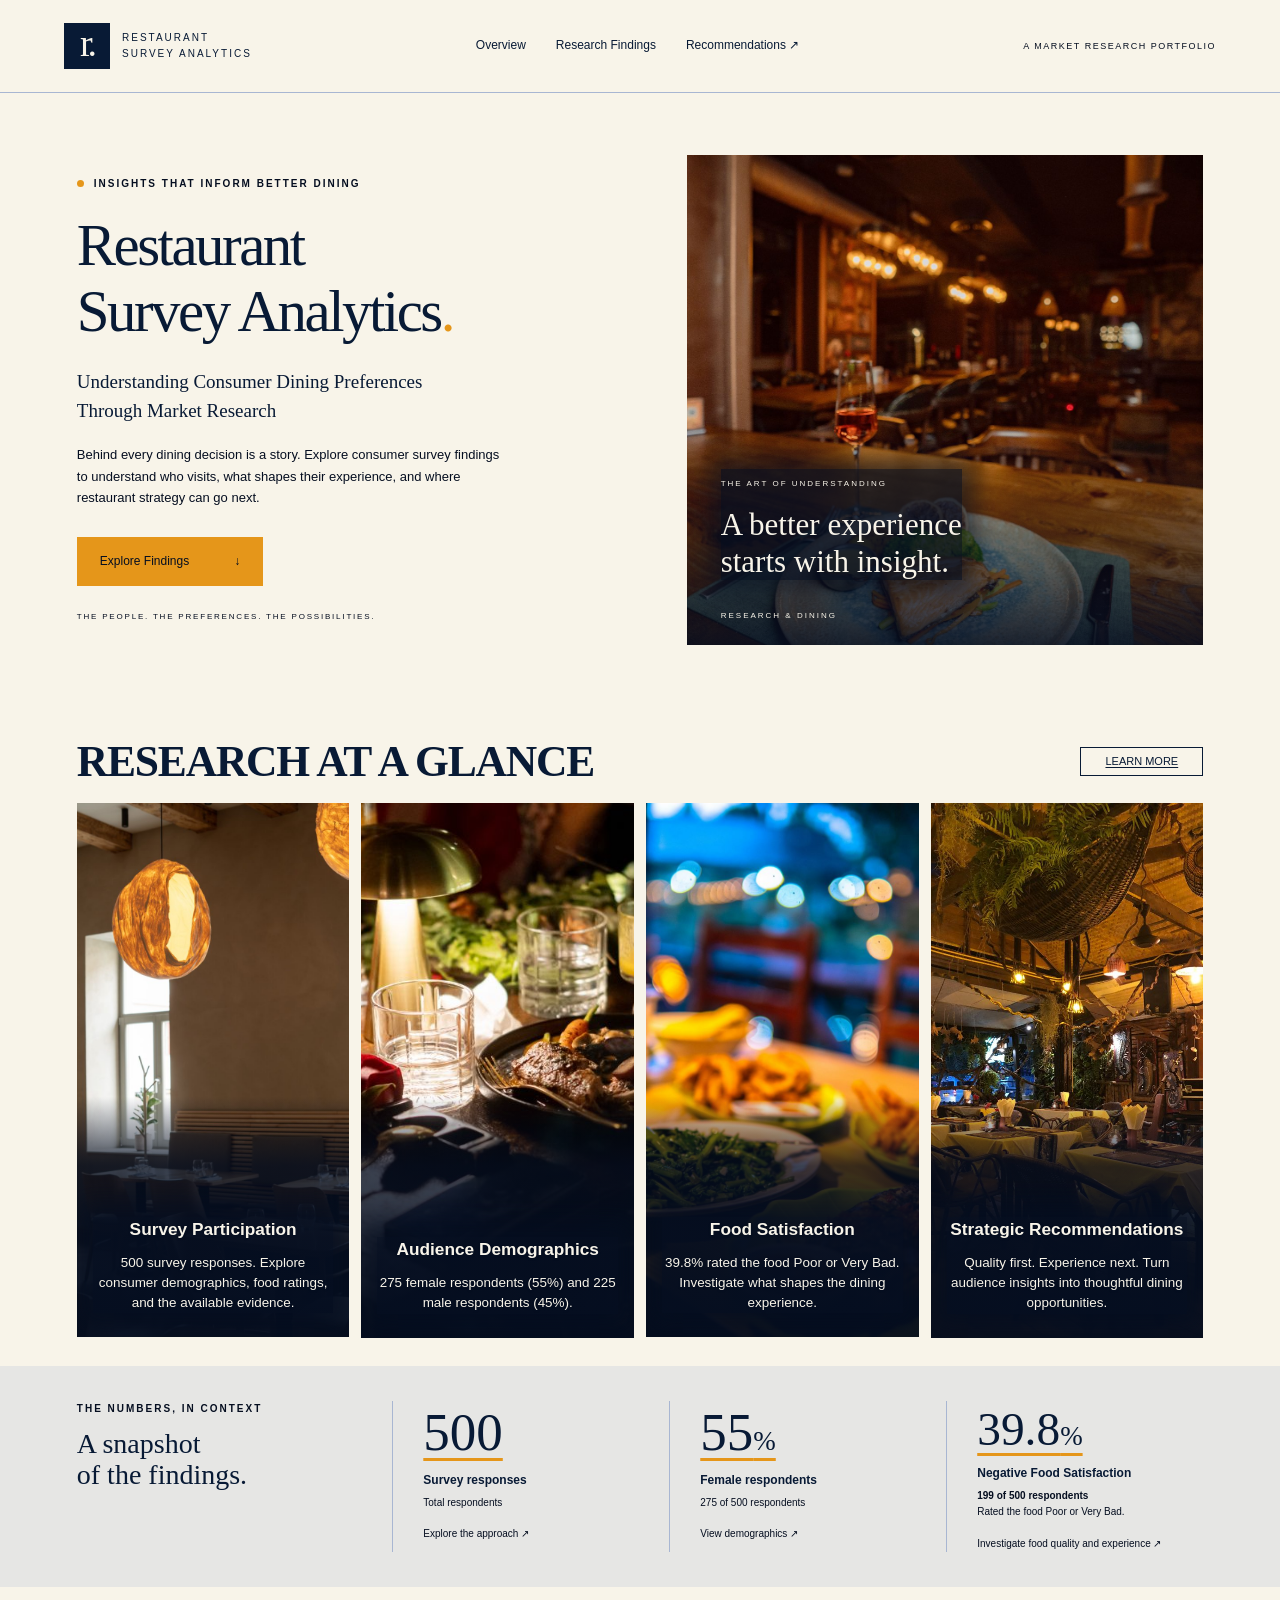
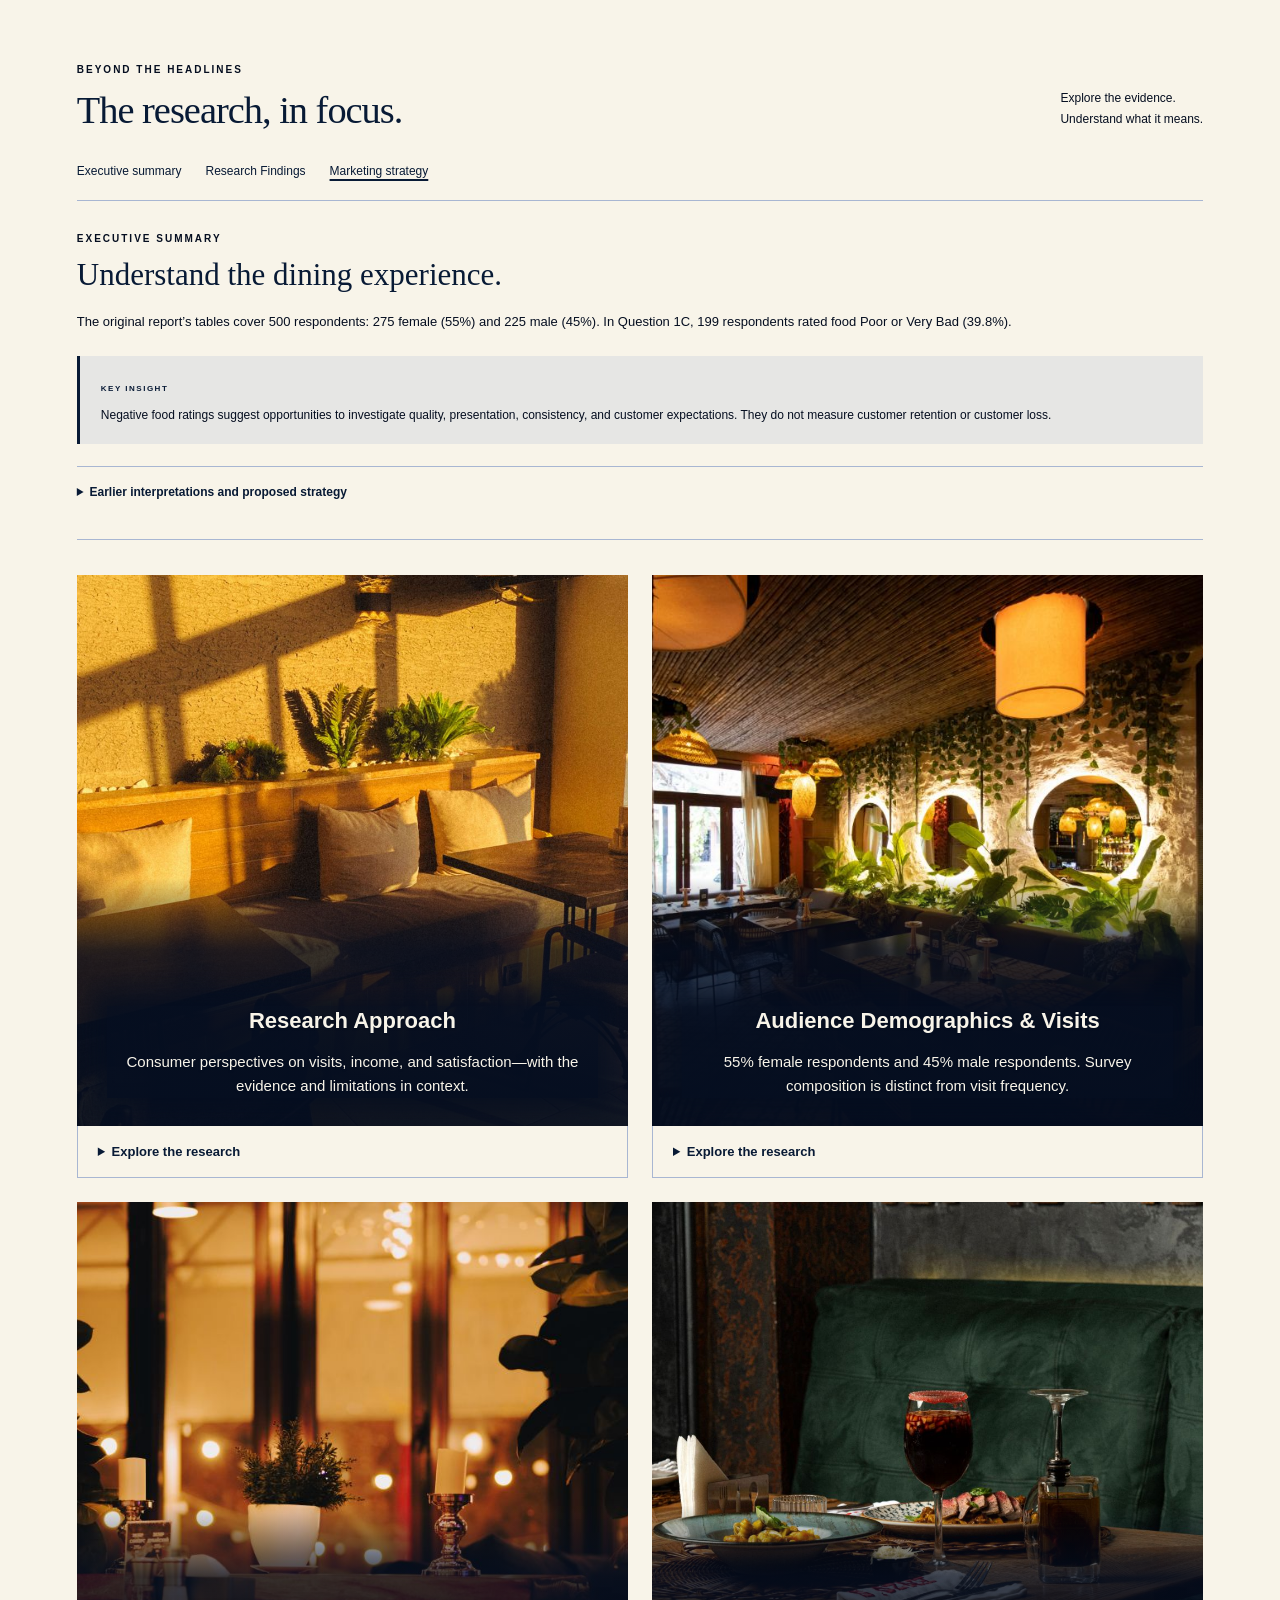
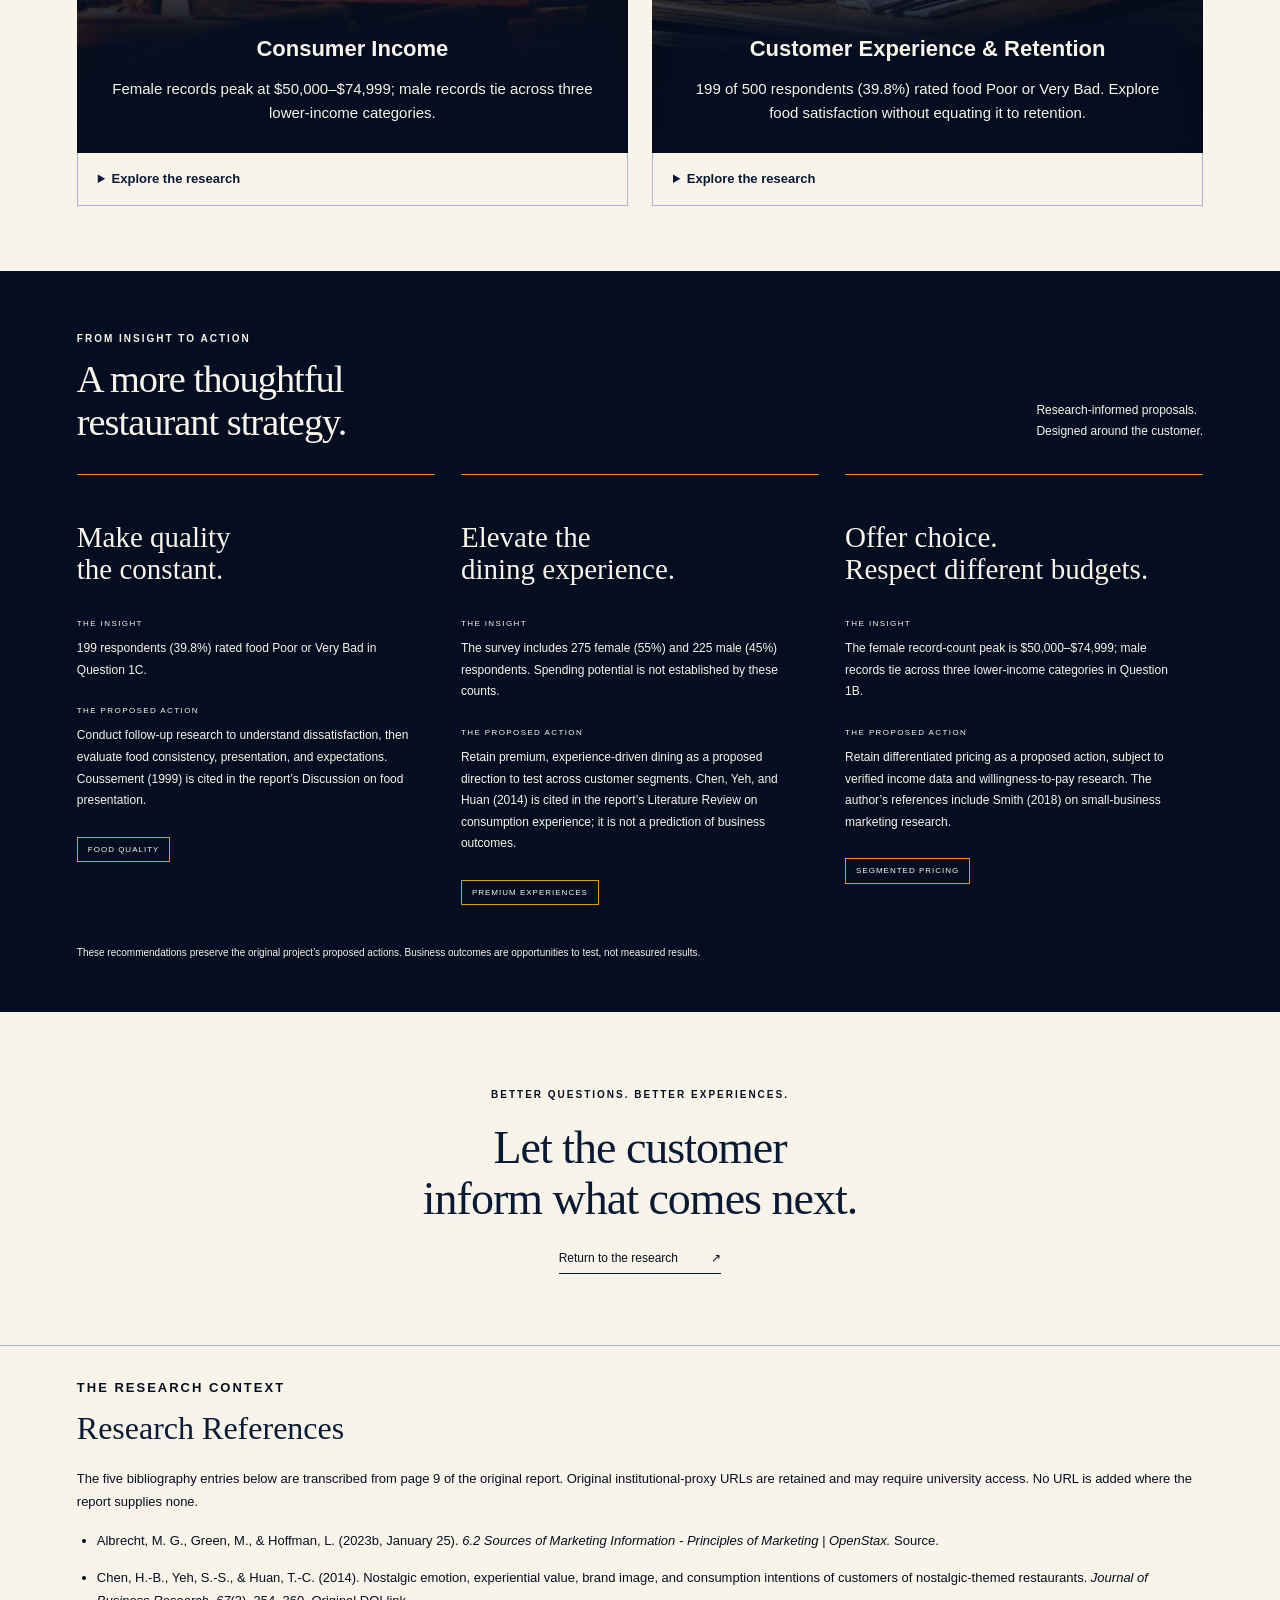
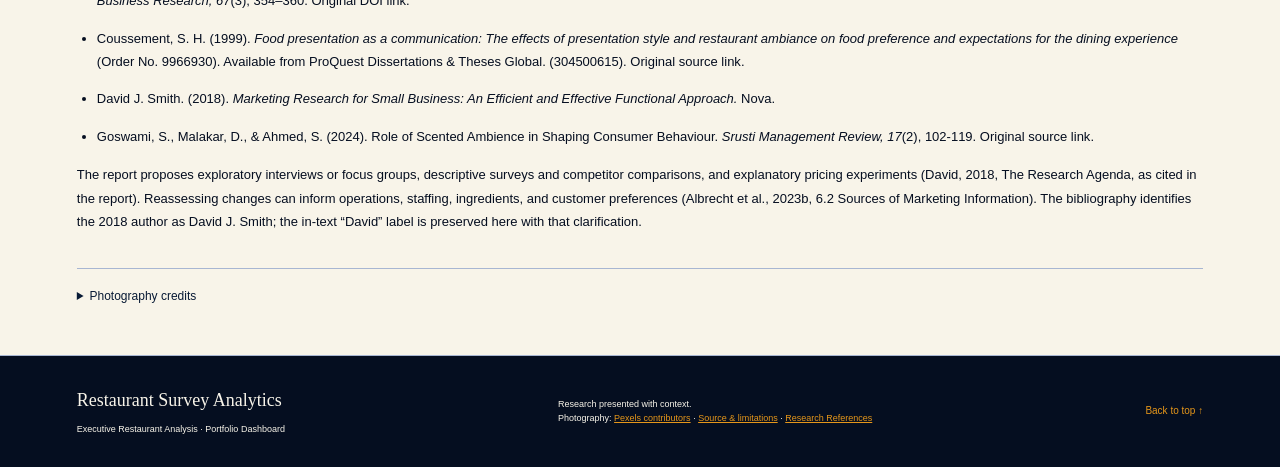
<file: index.html>
<!DOCTYPE html>
<html lang="en">
<head>
<meta charset="UTF-8">
<meta name="viewport" content="width=device-width, initial-scale=1">
<meta name="description" content="An editorial exploration of consumer dining preferences, audience composition, customer satisfaction, and restaurant strategy.">
<title>Restaurant Survey Analytics | Dining, understood.</title>
<link rel="stylesheet" href="styles.css">
<script src="script.js" defer></script>
</head>
<body>
<a class="skip" href="#main">Skip to research</a>
<header class="site-header">
<a class="brand" href="#"><span class="brand-icon" aria-hidden="true">r.</span><span>RESTAURANT<br><b>SURVEY ANALYTICS</b></span></a>
<nav aria-label="Main navigation"><a href="#highlights">Overview</a><a href="#research">Research Findings</a><a href="#rec">Recommendations <span aria-hidden="true">↗</span></a></nav>
<span class="header-note">A MARKET RESEARCH PORTFOLIO</span>
</header>
<main id="main">
<section class="hero" aria-labelledby="hero-title">
<div class="hero-copy"><p class="eyebrow"><span></span> INSIGHTS THAT INFORM BETTER DINING</p><h1 id="hero-title">Restaurant<br>Survey Analytics<span class="period">.</span></h1><p class="hero-subtitle">Understanding Consumer Dining Preferences<br>Through Market Research</p><p class="intro">Behind every dining decision is a story. Explore consumer survey findings to understand who visits, what shapes their experience, and where restaurant strategy can go next.</p><a class="button" href="#highlights">Explore Findings <span aria-hidden="true">↓</span></a><span class="hero-caption">THE PEOPLE. THE PREFERENCES. THE POSSIBILITIES.</span></div>
<div class="hero-photo"><img src="assets/hero.jpg" alt="A plated salmon meal in a warmly lit restaurant" fetchpriority="high"><div class="photo-label"><span>THE ART OF UNDERSTANDING</span><p>A better experience<br>starts with insight.</p></div><span class="photo-index">RESEARCH &amp; DINING</span></div>
</section>
<section class="highlights" id="highlights" aria-labelledby="glance-title">
<div class="glance-heading"><h2 id="glance-title">Research at a Glance</h2><a class="outline-link" href="#research">Learn more<span class="skip-label"> about the research</span></a></div>
<div class="photo-grid">
<a class="photo-card" href="#methodology"><img src="assets/restaurant.jpg" alt="Restaurant tables beneath woven pendant lights" loading="lazy"><div class="card-copy"><h3>Survey Participation</h3><p>500 survey responses. Explore consumer demographics, food ratings, and the available evidence.</p></div></a>
<a class="photo-card" href="#a1"><img src="assets/audience.jpg" alt="Diners sharing food and drinks around a restaurant table" loading="lazy"><div class="card-copy"><h3>Audience Demographics</h3><p>275 female respondents (55%) and 225 male respondents (45%).</p></div></a>
<a class="photo-card" href="#a3"><img src="assets/quality.jpg" alt="Plates of grilled food and fresh greens at a restaurant table" loading="lazy"><div class="card-copy"><h3>Food Satisfaction</h3><p>39.8% rated the food Poor or Very Bad. Investigate what shapes the dining experience.</p></div></a>
<a class="photo-card" href="#rec"><img src="assets/dining.jpg" alt="A warmly lit restaurant with greenery and tables set for dining" loading="lazy"><div class="card-copy"><h3>Strategic Recommendations</h3><p>Quality first. Experience next. Turn audience insights into thoughtful dining opportunities.</p></div></a>
</div>
</section>
<section class="kpi-section" aria-label="Key figures"><div class="kpi-intro"><p class="eyebrow">THE NUMBERS, IN CONTEXT</p><h2>A snapshot<br>of the findings.</h2></div><a class="kpi" href="#methodology"><strong>500</strong><h3>Survey responses</h3><p>Total respondents</p><span>Explore the approach ↗</span></a><a class="kpi" href="#a1"><strong>55<span>%</span></strong><h3>Female respondents</h3><p>275 of 500 respondents</p><span>View demographics ↗</span></a><a class="kpi negative-kpi" href="#a3"><strong>39.8<span>%</span></strong><h3>Negative Food Satisfaction</h3><p><b>199 of 500 respondents</b><br>Rated the food Poor or Very Bad.</p><span>Investigate food quality and experience ↗</span></a></section>
<section class="research-section" id="research">
<div class="section-heading"><div><p class="eyebrow">BEYOND THE HEADLINES</p><h2>The research, in focus.</h2></div><p>Explore the evidence.<br>Understand what it means.</p></div>
<div class="research-layout"><nav class="research-nav" aria-label="Research sections"><a href="#summary">Executive summary</a><a href="#research-findings">Research Findings</a><a href="#rec">Marketing strategy</a></nav>
<div class="analysis">
<article id="summary"><p class="eyebrow">EXECUTIVE SUMMARY</p><h3>Understand the dining experience.</h3><p>The original report’s tables cover 500 respondents: 275 female (55%) and 225 male (45%). In Question 1C, 199 respondents rated food Poor or Very Bad (39.8%).</p><div class="takeaway"><span>KEY INSIGHT</span><p>Negative food ratings suggest opportunities to investigate quality, presentation, consistency, and customer expectations. They do not measure customer retention or customer loss.</p></div><details><summary>Earlier interpretations and proposed strategy</summary><p>Question 1A identifies married women without children as an important segment: 58 records in that subgroup, within 101 married female records. The report proposes female-focused, upscale offerings; this is a marketing recommendation, not evidence that all female customers spend more. Food ratings are nearly evenly distributed rather than predominantly positive.</p><p>The existing proposals—food consistency and presentation, premium experiences, and differentiated pricing—remain hypotheses to assess, rather than proven revenue effects. Follow-up research should explore the reasons behind dissatisfaction.</p></details></article>
<div class="research-grid" id="research-findings">
<article class="research-topic" id="methodology"><div class="research-photo"><img src="assets/research-approach.jpg" alt="Sunlit restaurant seating and plants" loading="lazy"><div class="research-photo-copy"><h3>Research Approach</h3><p>Consumer perspectives on visits, income, and satisfaction—with the evidence and limitations in context.</p></div></div><details class="research-evidence"><summary>Explore the research<span class="skip-label">: Research Approach</span></summary><div class="research-evidence-content"><p class="eyebrow">RESEARCH APPROACH</p><h3>Consumer perspectives, with context.</h3><p>This portfolio presents consumer survey analysis across demographics, income, and food satisfaction to inform restaurant marketing and customer experience strategies.</p><a class="report-link" href="research/ABC-Restaurant-Analysis.pdf" target="_blank" rel="noopener noreferrer">View Original Research Report ↗</a><p class="source-status">Source: the complete nine-page <cite>ABC Restaurant Analysis.pdf</cite>, preserved unchanged and checked against its tables. The linked survey workbook is not included in the repository.</p><details open><summary>Evidence and limitations</summary><p>Total sample: 500 respondents, not an open-ended sample estimate. Female: 275 (55%); male: 225 (45%). The previous demographic percentages and undefined retention metric are superseded by these supplied figures.</p></details></div></details></article>
<article class="research-topic" id="a1"><div class="research-photo"><img src="assets/research-audience.jpg" alt="A restaurant interior with warm lighting and greenery" loading="lazy"><div class="research-photo-copy"><h3>Audience Demographics &amp; Visits</h3><p>55% female respondents and 45% male respondents. Survey composition is distinct from visit frequency.</p></div></div><details class="research-evidence"><summary>Explore the research<span class="skip-label">: Audience Demographics &amp; Visits</span></summary><div class="research-evidence-content"><p class="eyebrow">AUDIENCE DEMOGRAPHICS &amp; VISITS</p><h3>Respondents, not visit counts.</h3><p>The 500-person sample contains 275 female respondents (55%) and 225 male respondents (45%). These counts do not establish visit frequency or spending.</p><div class="chart" role="group" aria-label="Survey respondents by gender: female 275, 55 percent; male 225, 45 percent"><div class="chart-heading"><h4>Respondents by Gender</h4><span>SHARE OF 500 RESPONDENTS</span></div><div class="chart-row"><div class="chart-label">Female <b>275 · 55%</b></div><div class="bar"><div style="width:55%"></div></div></div><div class="chart-row"><div class="chart-label">Male <b>225 · 45%</b></div><div class="bar"><div class="sage" style="width:45%"></div></div></div></div><details><summary>Marital, parental status, and visits context</summary><p>The female group has 275 records versus 225 male records. Married females have the largest female subgroup (101), including 58 without children and 43 with children, based on prior-year visits.</p><figure class="research-graphic"><a href="assets/Marital_Parental_Status_By_Gender.png" target="_blank" rel="noopener noreferrer" aria-label="Open marital and parental status graphic at full size"><img src="assets/Marital_Parental_Status_By_Gender.png" alt="Marital and parental status by gender infographic; the same record counts are provided in the accessible table." width="1080" height="1350" loading="lazy"></a><figcaption>Marital and parental status by gender, based on prior-year records. <a href="assets/Marital_Parental_Status_By_Gender.png" target="_blank" rel="noopener noreferrer">Open full-size graphic ↗</a></figcaption></figure><div class="skip-label"><table class="data-table"><caption>Question 1A · Record counts by marital and parental status</caption><thead><tr><th scope="col">Gender · marital status</th><th scope="col">No children</th><th scope="col">Children</th><th scope="col">Total</th></tr></thead><tbody><tr><th scope="row">Female · Divorced</th><td>40</td><td>35</td><td>75</td></tr><tr><th scope="row">Female · Married</th><td>58</td><td>43</td><td>101</td></tr><tr><th scope="row">Female · Separated</th><td>10</td><td>15</td><td>25</td></tr><tr><th scope="row">Female · Single (Never Married)</th><td>23</td><td>26</td><td>49</td></tr><tr><th scope="row">Female · Widowed</th><td>13</td><td>12</td><td>25</td></tr><tr><th scope="row">Male · Divorced</th><td>39</td><td>36</td><td>75</td></tr><tr><th scope="row">Male · Married</th><td>29</td><td>22</td><td>51</td></tr><tr><th scope="row">Male · Separated</th><td>11</td><td>14</td><td>25</td></tr><tr><th scope="row">Male · Single (Never Married)</th><td>22</td><td>27</td><td>49</td></tr><tr><th scope="row">Male · Widowed</th><td>16</td><td>9</td><td>25</td></tr></tbody><tfoot><tr><th scope="row">Female total</th><td>144</td><td>131</td><td>275</td></tr><tr><th scope="row">Male total</th><td>117</td><td>108</td><td>225</td></tr><tr><th scope="row">All records</th><td>261</td><td>239</td><td>500</td></tr></tfoot></table></div><p>The report proposes experience-driven promotions, a calm atmosphere, and adult-oriented menu options for the identified segment (<a href="#ref-coussement">Coussement, 1999, Discussion</a>). These remain proposals to evaluate.</p></details><div class="takeaway"><span>MARKETING OPPORTUNITY</span><p>Use the sample composition to frame further audience research. It does not establish which group drives restaurant revenue.</p></div></div></details></article>
<article class="research-topic" id="a2"><div class="research-photo"><img src="assets/research-income.jpg" alt="A restaurant table in a softly lit dining room" loading="lazy"><div class="research-photo-copy"><h3>Consumer Income</h3><p>Female records peak at $50,000–$74,999; male records tie across three lower-income categories.</p></div></div><details class="research-evidence"><summary>Explore the research<span class="skip-label">: Consumer Income</span></summary><div class="research-evidence-content"><p class="eyebrow">CONSUMER INCOME</p><h3>Income context for pricing research.</h3><p>The highest female record count is within an income range of $50,000–$74,999, while males tie in three categories: Less than $25,000, $25,000–$34,999, and $35,000–$49,999.</p><div class="chart" role="group" aria-label="Household income groups: count of current-year visit field records, not total visits"><div class="chart-heading"><h4>Household Income</h4><span>RECORD COUNTS · SHARE OF 500</span></div><div class="chart-row"><div class="chart-label"><span>Less than $25,000</span><b>93 · 18.6%</b></div><div class="bar"><div style="width:18.6%"></div></div></div><div class="chart-row"><div class="chart-label"><span>$25,000–$34,999</span><b>87 · 17.4%</b></div><div class="bar"><div style="width:17.4%"></div></div></div><div class="chart-row"><div class="chart-label"><span>$35,000–$49,999</span><b>87 · 17.4%</b></div><div class="bar"><div style="width:17.4%"></div></div></div><div class="chart-row"><div class="chart-label"><span>$50,000–$74,999</span><b>77 · 15.4%</b></div><div class="bar"><div style="width:15.4%"></div></div></div><div class="chart-row"><div class="chart-label"><span>$75,000–$99,999</span><b>52 · 10.4%</b></div><div class="bar"><div style="width:10.4%"></div></div></div><div class="chart-row"><div class="chart-label"><span>$100,000–$149,999</span><b>52 · 10.4%</b></div><div class="bar"><div style="width:10.4%"></div></div></div><div class="chart-row"><div class="chart-label"><span>$150,000 or more</span><b>52 · 10.4%</b></div><div class="bar"><div style="width:10.4%"></div></div></div></div><p class="chart-caption">Page 3 labels the pivot “Count of #VisitsCurrentYear.” Percentages are calculated from its 500 records, not from the sum of visits.</p><div class="data-table-wrap" tabindex="0" role="region" aria-label="Household income counts by gender"><table class="data-table"><caption>Question 1B · Household income record counts</caption><thead><tr><th scope="col">Household income</th><th scope="col">Female</th><th scope="col">Male</th><th scope="col">Total</th></tr></thead><tbody><tr><th scope="row">Less than $25,000</th><td>40</td><td>53</td><td>93</td></tr><tr><th scope="row">$25,000–$34,999</th><td>34</td><td>53</td><td>87</td></tr><tr><th scope="row">$35,000–$49,999</th><td>34</td><td>53</td><td>87</td></tr><tr><th scope="row">$50,000–$74,999</th><td>44</td><td>33</td><td>77</td></tr><tr><th scope="row">$75,000–$99,999</th><td>40</td><td>12</td><td>52</td></tr><tr><th scope="row">$100,000–$149,999</th><td>41</td><td>11</td><td>52</td></tr><tr><th scope="row">$150,000 or more</th><td>42</td><td>10</td><td>52</td></tr></tbody><tfoot><tr><th scope="row">Total</th><td>275</td><td>225</td><td>500</td></tr></tfoot></table></div><details><summary>Original marketing proposal and limitations</summary><p>The report proposes premium items, elegant plating, wine pairings, and chef-curated specials alongside value offers, happy hours, loyalty rewards, and budget bundles. These pricing proposals are preserved as hypotheses: income categories alone do not demonstrate willingness to pay or causal revenue gains.</p></details></div></details></article>
<article class="research-topic" id="a3"><div class="research-photo"><img src="assets/research-experience.jpg" alt="A plated meal and drinks on a restaurant table" loading="lazy"><div class="research-photo-copy"><h3>Customer Experience &amp; Retention</h3><p>199 of 500 respondents (39.8%) rated food Poor or Very Bad. Explore food satisfaction without equating it to retention.</p></div></div><details class="research-evidence"><summary>Explore the research<span class="skip-label">: Customer Experience &amp; Retention</span></summary><div class="research-evidence-content"><p class="eyebrow">CUSTOMER EXPERIENCE &amp; RETENTION</p><h3>Food satisfaction, in the respondents’ words.</h3><p>39.8% rated the food Poor or Very Bad. This measures food ratings, not a retention rate or confirmed customer loss.</p><div class="chart" role="group" aria-label="Food satisfaction responses, Question 1C; 500 respondents"><div class="chart-heading"><h4>Food Satisfaction</h4><span>FOOD SATISFACTION RESPONSES</span></div><div class="chart-controls" aria-label="Select a food satisfaction category"><button type="button" class="active" aria-pressed="true" data-category="all">All responses</button><button type="button" aria-pressed="false" data-category="excellent">Excellent</button><button type="button" aria-pressed="false" data-category="good">Good</button><button type="button" aria-pressed="false" data-category="average">Average</button><button type="button" aria-pressed="false" data-category="poor">Poor</button><button type="button" aria-pressed="false" data-category="bad">Very Bad</button></div><div class="chart-scale" aria-hidden="true"><span>0%</span><span>100% of respondents</span></div><div class="chart-row" data-row="excellent" data-count="100" data-percent="20.0" data-female="51" data-male="49"><div class="chart-label"><span>Excellent</span><b>100 · 20.0%</b></div><div class="bar"><div class=" satisfaction-fill" style="width:20.0%"></div></div></div><div class="chart-row" data-row="good" data-count="101" data-percent="20.2" data-female="56" data-male="45"><div class="chart-label"><span>Good</span><b>101 · 20.2%</b></div><div class="bar"><div class="sage satisfaction-fill" style="width:20.2%"></div></div></div><div class="chart-row" data-row="average" data-count="100" data-percent="20.0" data-female="55" data-male="45"><div class="chart-label"><span>Average</span><b>100 · 20.0%</b></div><div class="bar"><div class="taupe satisfaction-fill" style="width:20.0%"></div></div></div><div class="chart-row" data-row="poor" data-count="100" data-percent="20.0" data-female="57" data-male="43"><div class="chart-label"><span>Poor</span><b>100 · 20.0%</b></div><div class="bar"><div class="clay satisfaction-fill" style="width:20.0%"></div></div></div><div class="chart-row" data-row="bad" data-count="99" data-percent="19.8" data-female="56" data-male="43"><div class="chart-label"><span>Very Bad</span><b>99 · 19.8%</b></div><div class="bar"><div class="satisfaction-bad satisfaction-fill" style="width:19.8%"></div></div></div><output class="selection-summary" aria-live="polite">500 responses · 100.0%</output></div><figure class="research-graphic"><a href="assets/Food_Satisfaction.png" target="_blank" rel="noopener noreferrer" aria-label="Open food satisfaction graphic at full size"><img src="assets/Food_Satisfaction.png" alt="Food satisfaction infographic showing 500 responses and female and male counts in all five categories; accessible data follows." width="1080" height="1350" loading="lazy"></a><figcaption>Food satisfaction: 500 responses across Excellent, Good, Average, Poor, and Very Bad. <a href="assets/Food_Satisfaction.png" target="_blank" rel="noopener noreferrer">Open full-size graphic ↗</a></figcaption></figure><div class="skip-label"><table class="data-table"><caption>Question 1C · Food Satisfaction</caption><thead><tr><th scope="col">Satisfaction</th><th scope="col">Female</th><th scope="col">Male</th><th scope="col">Total</th><th scope="col">Share</th></tr></thead><tbody><tr><th scope="row">Excellent</th><td>51</td><td>49</td><td>100</td><td>20.0%</td></tr><tr><th scope="row">Good</th><td>56</td><td>45</td><td>101</td><td>20.2%</td></tr><tr><th scope="row">Average</th><td>55</td><td>45</td><td>100</td><td>20.0%</td></tr><tr><th scope="row">Poor</th><td>57</td><td>43</td><td>100</td><td>20.0%</td></tr><tr><th scope="row">Very Bad</th><td>56</td><td>43</td><td>99</td><td>19.8%</td></tr></tbody><tfoot><tr><th scope="row">Total</th><td>275</td><td>225</td><td>500</td><td>100.0%</td></tr></tfoot></table></div><figure class="research-graphic"><a href="assets/Negative_Review_by_gender.png" target="_blank" rel="noopener noreferrer" aria-label="Open negative reviews by gender graphic at full size"><img src="assets/Negative_Review_by_gender.png" alt="Negative reviews by gender infographic comparing Poor and Very Bad food ratings. Exact counts and calculated percentages are given below." width="1080" height="1350" loading="lazy"></a><figcaption>Negative food ratings by gender. <a href="assets/Negative_Review_by_gender.png" target="_blank" rel="noopener noreferrer">Open full-size graphic ↗</a></figcaption></figure><p class="graphic-data-note">Poor: 57 female and 43 male respondents (57% / 43%). Very Bad: 56 female and 43 male respondents (56.6% / 43.4%, rounded to one decimal). The supplied graphic labels the female Very Bad share as 56%; the exact calculation is 56 ÷ 99 × 100.</p><div class="takeaway"><span>NEGATIVE FOOD SATISFACTION · 39.8%</span><p>Poor (100) + Very Bad (99) = 199 of 500 respondents; 199 ÷ 500 × 100 = 39.8%.</p><p>This proportion suggests opportunities to investigate food quality, presentation, consistency, and customer expectations. It supports the author’s recommendation to conduct follow-up research into dissatisfaction.</p></div><details><summary>Research implications and source context</summary><p>The report relates consumption experience to intentions to return (<a href="#ref-chen">Chen et al., 2014, Literature Review</a>) and recommends multi-sensory food improvements (Randhir &amp; Latasha, 2016, as cited in <a href="#ref-goswami">Goswami et al., 2024</a>).</p></details></div></details></article>
</div>
</div></div>
</section>
<section class="recommendations" id="rec"><div class="section-heading"><div><p class="eyebrow">FROM INSIGHT TO ACTION</p><h2>A more thoughtful<br>restaurant strategy.</h2></div><p>Research-informed proposals.<br>Designed around the customer.</p></div><div class="recommendation-grid"><article><h3>Make quality<br>the constant.</h3><p class="recommendation-label">THE INSIGHT</p><p>199 respondents (39.8%) rated food Poor or Very Bad in Question 1C.</p><p class="recommendation-label">THE PROPOSED ACTION</p><p>Conduct follow-up research to understand dissatisfaction, then evaluate food consistency, presentation, and expectations. <a href="#ref-coussement">Coussement (1999)</a> is cited in the report’s Discussion on food presentation.</p><span class="recommendation-tag">FOOD QUALITY</span></article><article><h3>Elevate the<br>dining experience.</h3><p class="recommendation-label">THE INSIGHT</p><p>The survey includes 275 female (55%) and 225 male (45%) respondents. Spending potential is not established by these counts.</p><p class="recommendation-label">THE PROPOSED ACTION</p><p>Retain premium, experience-driven dining as a proposed direction to test across customer segments. <a href="#ref-chen">Chen, Yeh, and Huan (2014)</a> is cited in the report’s Literature Review on consumption experience; it is not a prediction of business outcomes.</p><span class="recommendation-tag">PREMIUM EXPERIENCES</span></article><article><h3>Offer choice.<br>Respect different budgets.</h3><p class="recommendation-label">THE INSIGHT</p><p>The female record-count peak is $50,000–$74,999; male records tie across three lower-income categories in Question 1B.</p><p class="recommendation-label">THE PROPOSED ACTION</p><p>Retain differentiated pricing as a proposed action, subject to verified income data and willingness-to-pay research. The author’s references include <a href="#ref-smith">Smith (2018)</a> on small-business marketing research.</p><span class="recommendation-tag">SEGMENTED PRICING</span></article></div><p class="strategy-note">These recommendations preserve the original project’s proposed actions. Business outcomes are opportunities to test, not measured results.</p></section>
<section class="closing"><p class="eyebrow">BETTER QUESTIONS. BETTER EXPERIENCES.</p><h2>Let the customer<br>inform what comes next.</h2><a href="#research">Return to the research <span aria-hidden="true">↗</span></a></section>
<section class="references-section" id="research-references" aria-labelledby="references-title"><p class="eyebrow">THE RESEARCH CONTEXT</p><h2 id="references-title">Research References</h2><p>The five bibliography entries below are transcribed from page 9 of the original report. Original institutional-proxy URLs are retained and may require university access. No URL is added where the report supplies none.</p><ul><li id="ref-albrecht">Albrecht, M. G., Green, M., &amp; Hoffman, L. (2023b, January 25). <cite>6.2 Sources of Marketing Information - Principles of Marketing | OpenStax.</cite> <a href="https://openstax.org/books/principles-marketing/pages/6-2-sources-of-marketing-information">Source</a>.</li><li id="ref-chen">Chen, H.-B., Yeh, S.-S., &amp; Huan, T.-C. (2014). Nostalgic emotion, experiential value, brand image, and consumption intentions of customers of nostalgic-themed restaurants. <cite>Journal of Business Research, 67</cite>(3), 354–360. <a href="https://doi-org.ezproxy.umgc.edu/10.1016/j.jbusres.2013.01.003">Original DOI link</a>.</li><li id="ref-coussement">Coussement, S. H. (1999). <cite>Food presentation as a communication: The effects of presentation style and restaurant ambiance on food preference and expectations for the dining experience</cite> (Order No. 9966930). Available from ProQuest Dissertations &amp; Theses Global. (304500615). <a href="http://ezproxy.umgc.edu/login?url=https://www.proquest.com/dissertations-theses/food-presentation-as-communication-effects-style/docview/304500615/se-2">Original source link</a>.</li><li id="ref-smith">David J. Smith. (2018). <cite>Marketing Research for Small Business: An Efficient and Effective Functional Approach.</cite> Nova.</li><li id="ref-goswami">Goswami, S., Malakar, D., &amp; Ahmed, S. (2024). Role of Scented Ambience in Shaping Consumer Behaviour. <cite>Srusti Management Review, 17</cite>(2), 102-119. <a href="http://ezproxy.umgc.edu/login?url=https://www.proquest.com/scholarly-journals/role-scented-ambience-shaping-consumer-behaviour/docview/3161970558/se-2">Original source link</a>.</li></ul><p>The report proposes exploratory interviews or focus groups, descriptive surveys and competitor comparisons, and explanatory pricing experiments (<a href="#ref-smith">David, 2018, The Research Agenda</a>, as cited in the report). Reassessing changes can inform operations, staffing, ingredients, and customer preferences (<a href="#ref-albrecht">Albrecht et al., 2023b, 6.2 Sources of Marketing Information</a>). The bibliography identifies the 2018 author as David J. Smith; the in-text “David” label is preserved here with that clarification.</p></section>
<details class="photo-credits" id="photo-credits"><summary>Photography credits</summary><p>Photographs supplied in the repository’s assets folder. They illustrate dining settings and are not photographs of survey participants.</p><ul><li>Hero: <a href="https://www.pexels.com/photo/31332360/">Daroon · Pexels</a></li><li>Survey participation: <a href="https://www.pexels.com/photo/10187182/">Bianca Jelezniac · Pexels</a></li><li>Audience demographics: <a href="https://www.pexels.com/photo/36317273/">Ashraful Islam · Pexels</a></li><li>Food satisfaction: <a href="https://www.pexels.com/photo/37447016/">Peter J Kambey · Pexels</a></li><li>Strategic recommendations: <a href="https://www.pexels.com/photo/1581384/">René Terp · Pexels</a></li><li>Research approach: <a href="https://www.pexels.com/photo/19542679/">Beyza Oruk · Pexels</a></li><li>Audience &amp; visits: <a href="https://www.pexels.com/photo/26076228/">Luis Yanez · Pexels</a></li><li>Consumer income: <a href="https://www.pexels.com/photo/30420679/">Konrads Photo · Pexels</a></li><li>Experience &amp; retention: <a href="https://www.pexels.com/photo/38795631/">Aabouden Yassir · Pexels</a></li></ul><p><a href="https://www.pexels.com/license/">Pexels License</a></p></details>
</main>
<footer><a class="footer-brand" href="#">Restaurant Survey Analytics<span>Executive Restaurant Analysis · Portfolio Dashboard</span></a><p>Research presented with context.<br>Photography: <a href="#photo-credits">Pexels contributors</a> · <a href="#methodology">Source &amp; limitations</a> · <a href="#research-references">Research References</a></p><a href="#" class="back-top">Back to top ↑</a></footer>
</body>
</html>
</file>
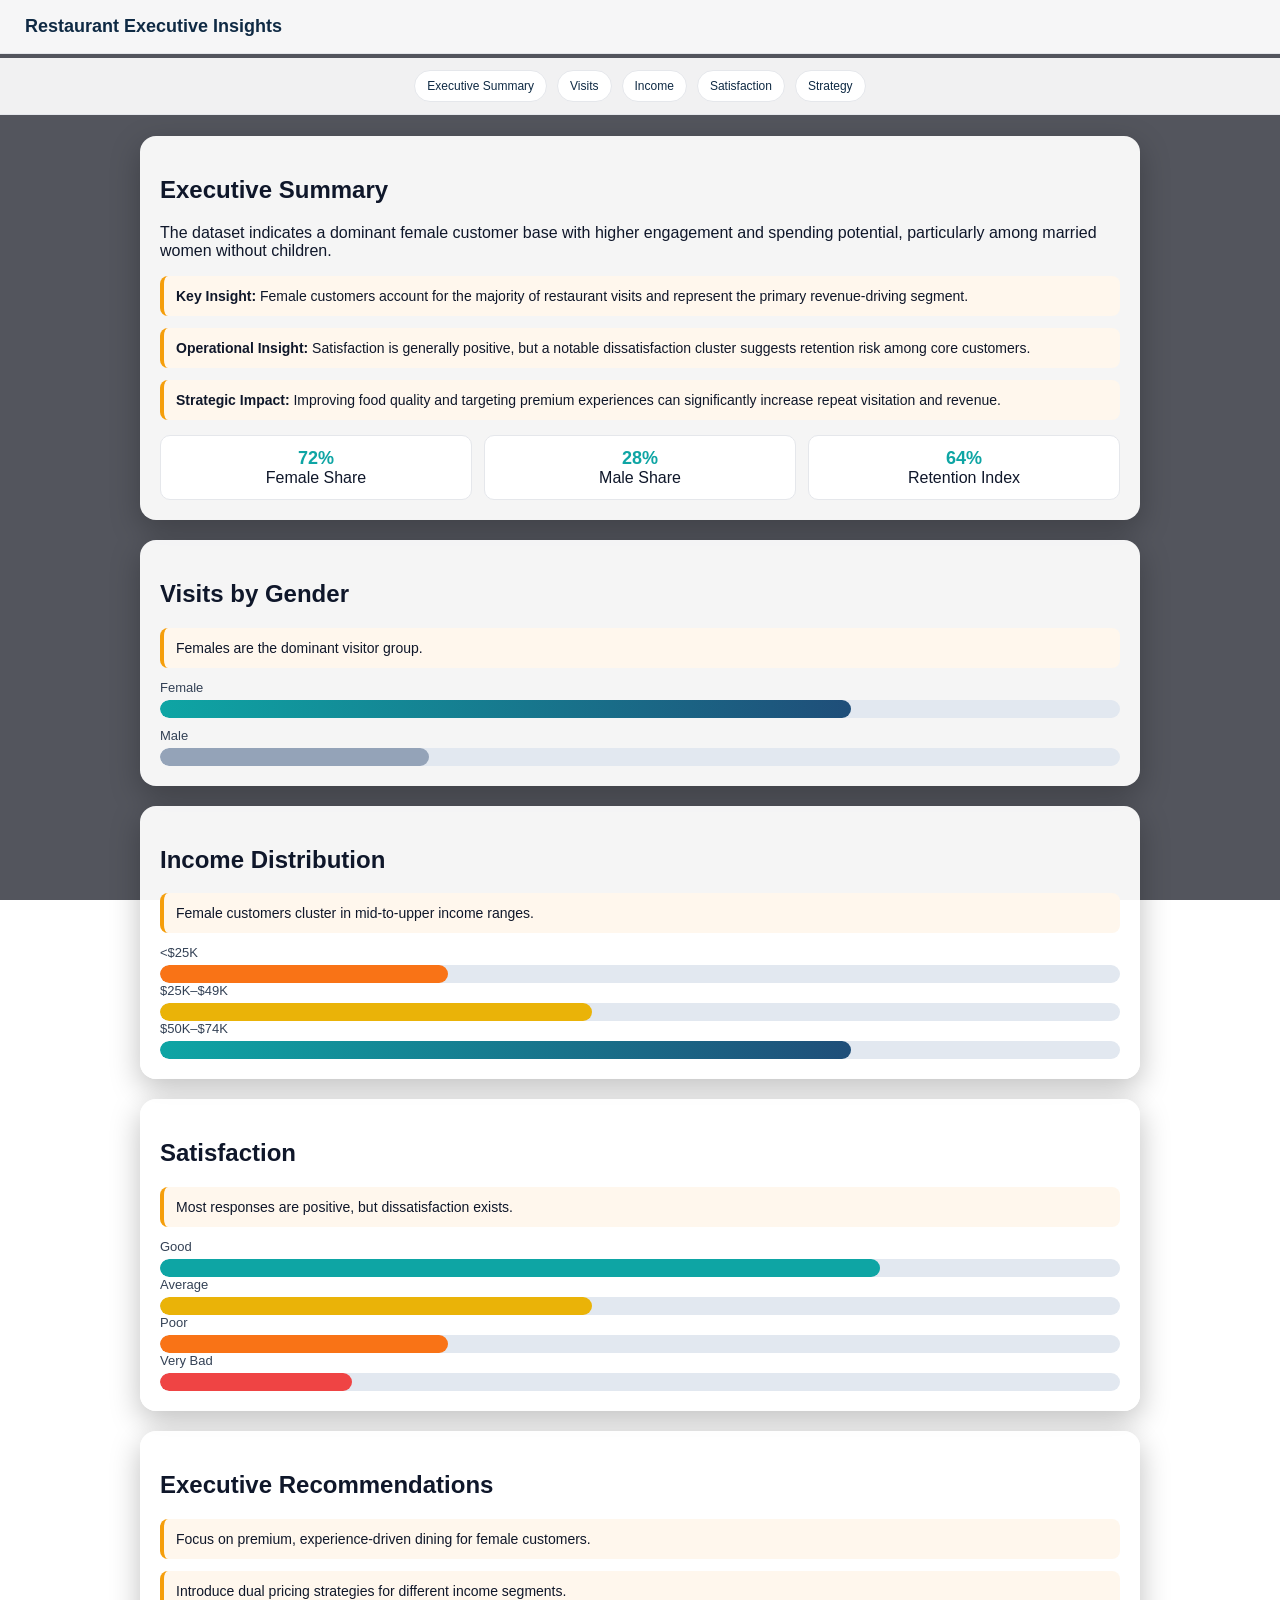
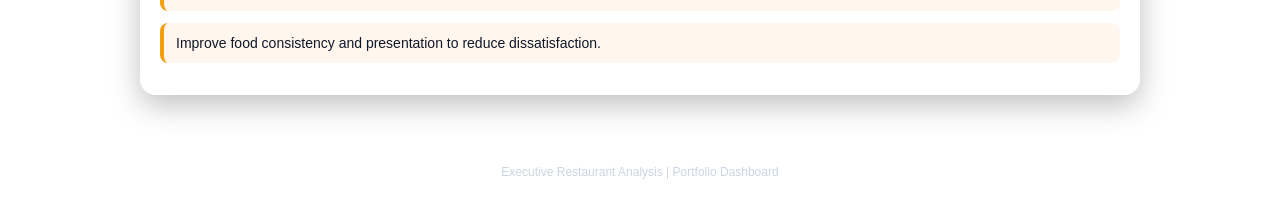
<file: index.html.html>
<!DOCTYPE html>
<html lang="en">
<head>
<meta charset="UTF-8" />
<meta name="viewport" content="width=device-width, initial-scale=1.0"/>
<title>Restaurant Executive Analysis</title>

<style>
/* =========================
   BACKGROUND
========================= */
body {
    margin: 0;
    font-family: "Helvetica Neue", Arial, sans-serif;
    color: #0f172a;

    background-size: cover;
    background-position: center;
    background-attachment: fixed;

    animation: bgfade 20s infinite;
}

@keyframes bgfade {
    0% {
        background-image: url("https://images.unsplash.com/photo-1550966871-3ed3cdb5ed0c");
    }
    33% {
        background-image: url("https://images.unsplash.com/photo-1529692236671-f1f6cf9683ba");
    }
    66% {
        background-image: url("https://images.unsplash.com/photo-1414235077428-338989a2e8c0");
    }
    100% {
        background-image: url("https://images.unsplash.com/photo-1550966871-3ed3cdb5ed0c");
    }
}

body::before {
    content: "";
    position: fixed;
    inset: 0;
    background: rgba(10, 14, 25, 0.70);
    z-index: -1;
}

/* HEADER */
header {
    background: rgba(255,255,255,0.95);
    padding: 16px 25px;
    border-bottom: 1px solid #e5e7eb;
    position: sticky;
    top: 0;
    z-index: 1000;
}

header h1 {
    margin: 0;
    font-size: 18px;
    color: #0f2a44;
}

/* TOP NAV */
.top-nav {
    display: flex;
    justify-content: center;
    gap: 10px;
    padding: 12px 10px;
    background: rgba(255,255,255,0.92);
    border-bottom: 1px solid #e5e7eb;
    position: sticky;
    top: 58px;
    z-index: 999;
    backdrop-filter: blur(8px);
}

.top-nav a {
    text-decoration: none;
    font-size: 12px;
    color: #0f2a44;
    padding: 8px 12px;
    border-radius: 999px;
    border: 1px solid #e5e7eb;
    background: white;
}

/* LAYOUT */
.container {
    max-width: 1000px;
    margin: auto;
    padding: 25px;
}

/* CARDS */
.card {
    background: rgba(255,255,255,0.94);
    padding: 20px;
    border-radius: 16px;
    margin-bottom: 20px;
    box-shadow: 0 10px 30px rgba(0,0,0,0.25);

    opacity: 0;
    transform: translateY(25px);
    transition: all 0.6s ease;
}

.card.show {
    opacity: 1;
    transform: translateY(0);
}

/* KPI */
.summary-kpi {
    display: grid;
    grid-template-columns: repeat(3,1fr);
    gap: 12px;
    margin-top: 15px;
}

.summary-kpi div {
    background: white;
    border: 1px solid #e5e7eb;
    padding: 12px;
    border-radius: 10px;
    text-align: center;
}

.summary-kpi strong {
    color: #0ea5a4;
    font-size: 18px;
}

/* INSIGHT */
.insight {
    background: #fff7ed;
    border-left: 4px solid #f59e0b;
    padding: 12px;
    border-radius: 8px;
    margin: 12px 0;
    font-size: 14px;
}

/* BARS */
.bar { height: 18px; border-radius: 10px; background: #e2e8f0; overflow: hidden; }
.fill { height: 100%; border-radius: 10px; }

.female { background: linear-gradient(90deg, #0ea5a4, #1f4e79); width: 72%; }
.male { background: #94a3b8; width: 28%; }

.good { background: #0ea5a4; width: 75%; }
.avg { background: #eab308; width: 45%; }
.poor { background: #f97316; width: 30%; }
.bad { background: #ef4444; width: 20%; }

.label { font-size: 13px; margin-bottom: 5px; color: #334155; }

footer {
    text-align: center;
    padding: 25px;
    font-size: 12px;
    color: #cbd5e1;
}
</style>
</head>

<body>

<header>
    <h1>Restaurant Executive Insights</h1>
</header>

<nav class="top-nav">
    <a href="#summary">Executive Summary</a>
    <a href="#a1">Visits</a>
    <a href="#a2">Income</a>
    <a href="#a3">Satisfaction</a>
    <a href="#rec">Strategy</a>
</nav>

<div class="container">

<!-- EXECUTIVE SUMMARY -->
<div class="card" id="summary">
<h2>Executive Summary</h2>

<p>
The dataset indicates a dominant female customer base with higher engagement and spending potential, particularly among married women without children.
</p>

<div class="insight">
<strong>Key Insight:</strong> Female customers account for the majority of restaurant visits and represent the primary revenue-driving segment.
</div>

<div class="insight">
<strong>Operational Insight:</strong> Satisfaction is generally positive, but a notable dissatisfaction cluster suggests retention risk among core customers.
</div>

<div class="insight">
<strong>Strategic Impact:</strong> Improving food quality and targeting premium experiences can significantly increase repeat visitation and revenue.
</div>

<!-- UPDATED KPIs -->
<div class="summary-kpi">
    <div><strong>72%</strong><br>Female Share</div>
    <div><strong>28%</strong><br>Male Share</div>
    <div><strong>64%</strong><br>Retention Index</div>
</div>

</div>

<!-- VISITS -->
<div class="card" id="a1">
<h2>Visits by Gender</h2>
<div class="insight">Females are the dominant visitor group.</div>

<div>
<div class="label">Female</div>
<div class="bar"><div class="fill female"></div></div>

<div class="label" style="margin-top:10px;">Male</div>
<div class="bar"><div class="fill male"></div></div>
</div>
</div>

<!-- INCOME -->
<div class="card" id="a2">
<h2>Income Distribution</h2>
<div class="insight">Female customers cluster in mid-to-upper income ranges.</div>

<div class="label">&lt;$25K</div>
<div class="bar"><div class="fill poor"></div></div>

<div class="label">$25K–$49K</div>
<div class="bar"><div class="fill avg"></div></div>

<div class="label">$50K–$74K</div>
<div class="bar"><div class="fill female"></div></div>
</div>

<!-- SATISFACTION -->
<div class="card" id="a3">
<h2>Satisfaction</h2>
<div class="insight">Most responses are positive, but dissatisfaction exists.</div>

<div class="label">Good</div>
<div class="bar"><div class="fill good"></div></div>

<div class="label">Average</div>
<div class="bar"><div class="fill avg"></div></div>

<div class="label">Poor</div>
<div class="bar"><div class="fill poor"></div></div>

<div class="label">Very Bad</div>
<div class="bar"><div class="fill bad"></div></div>
</div>

<!-- STRATEGY -->
<div class="card" id="rec">
<h2>Executive Recommendations</h2>

<div class="insight">Focus on premium, experience-driven dining for female customers.</div>
<div class="insight">Introduce dual pricing strategies for different income segments.</div>
<div class="insight">Improve food consistency and presentation to reduce dissatisfaction.</div>

</div>

</div>

<footer>
Executive Restaurant Analysis | Portfolio Dashboard
</footer>

<script>
const cards = document.querySelectorAll(".card");

const observer = new IntersectionObserver(entries => {
    entries.forEach(entry => {
        if (entry.isIntersecting) entry.target.classList.add("show");
    });
},{threshold:0.15});

cards.forEach(c => observer.observe(c));
</script>

</body>
</html>
</file>
<file: styles.css>
:root{--sapphire:#081A35;--amber:#E5961A;--midnight:#050E20;--ivory:#F8F4E9;--dusty-blue:#A8B6D2;--ink:var(--midnight);--muted:var(--midnight);--gold:var(--amber);--line:var(--dusty-blue);--blue-tint:color-mix(in srgb,var(--dusty-blue) 22%,var(--ivory));--overlay:rgba(5,14,32,.88)}*{box-sizing:border-box}html{scroll-behavior:smooth;scroll-padding-top:110px}body{margin:0;background:var(--ivory);color:var(--ink);font-family:Arial,Helvetica,sans-serif;font-size:15px;line-height:1.65}a{color:inherit;text-decoration:none}button{font:inherit}h1,h2,h3,h4,p{margin:0}h1,h2,h3{font-family:Georgia,'Times New Roman',serif;font-weight:400;color:var(--sapphire);line-height:1.12}a:focus-visible,button:focus-visible,summary:focus-visible{outline:3px solid var(--midnight);outline-offset:5px}.skip{position:fixed;top:-100px;left:12px;z-index:100;background:var(--ivory);padding:12px}.skip:focus{top:10px}.site-header{display:flex;align-items:center;justify-content:space-between;gap:30px;padding:23px 5%;border-bottom:1px solid var(--line);background:var(--ivory);position:sticky;top:0;z-index:10}.brand{display:flex;gap:12px;align-items:center;font-size:10px;line-height:1.6;letter-spacing:2px}.brand b{font-weight:400}.brand-icon{font-family:Georgia,serif;font-size:38px;background:var(--sapphire);color:var(--ivory);width:46px;height:46px;line-height:41px;text-align:center;letter-spacing:-3px}.site-header nav{display:flex;gap:30px;font-size:12px}.site-header nav a:hover{color:var(--sapphire)}.header-note{font-size:9px;letter-spacing:1.5px;color:var(--muted)}main>section{padding-left:6%;padding-right:6%}.hero{display:grid;grid-template-columns:1.05fr 1fr;gap:6%;padding-top:62px;padding-bottom:65px;max-width:1600px;margin:auto;align-items:center}.eyebrow{font-size:10px;letter-spacing:2px;font-weight:600;color:var(--muted);line-height:1.5}.hero .eyebrow{display:flex;gap:10px;align-items:center}.eyebrow>span{width:7px;height:7px;border-radius:50%;background:var(--gold)}h1{font-size:clamp(42px,4.6vw,75px);letter-spacing:-2.5px;margin-top:22px}.period{color:var(--gold)}.hero-subtitle{font-family:Georgia,serif;font-size:19px;line-height:1.5;margin-top:23px;color:var(--sapphire)}.intro{color:var(--muted);font-size:13px;max-width:430px;margin-top:19px}.button{display:inline-flex;align-items:center;gap:45px;background:var(--sapphire);color:var(--ivory);padding:15px 23px;font-size:12px;margin-top:28px}.button:hover{background:var(--sapphire)}.hero-caption{display:block;font-size:8px;letter-spacing:1.8px;margin-top:24px;color:var(--muted)}.hero-photo{height:490px;position:relative;background:var(--midnight);overflow:hidden}.hero-photo img,.photo-card img{width:100%;height:100%;object-fit:cover;display:block}.hero-photo:after{content:'';position:absolute;inset:0;background:linear-gradient(transparent 35%,rgba(5,14,32,.70))}.photo-label{position:absolute;bottom:65px;left:34px;z-index:1;color:var(--ivory)}.photo-label span{font-size:8px;letter-spacing:2px}.photo-label p{font-family:Georgia,serif;font-size:31px;line-height:1.2;margin-top:12px}.photo-index{position:absolute;bottom:23px;left:34px;color:var(--ivory);z-index:1;font-size:8px;letter-spacing:2px}.highlights{padding-top:44px;padding-bottom:50px;border-top:1px solid var(--line)}.section-heading{display:flex;justify-content:space-between;align-items:flex-end;gap:25px;margin-bottom:30px}.section-heading h2{font-size:clamp(30px,3vw,45px);letter-spacing:-1px;margin-top:12px}.section-heading>p{font-size:12px;color:var(--muted);line-height:1.7;padding-bottom:3px}.photo-grid{display:grid;grid-template-columns:repeat(4,1fr);gap:16px}.photo-card{height:365px;position:relative;overflow:hidden;background:var(--midnight);color:var(--ivory)}.photo-card:after{content:'';position:absolute;inset:0;background:linear-gradient(rgba(5,14,32,.12),rgba(5,14,32,.44) 20%,rgba(5,14,32,.95))}.photo-card img{transition:transform .4s}.photo-card:hover img,.photo-card:focus-visible img{transform:scale(1.045)}.card-number{position:absolute;top:18px;left:20px;right:20px;z-index:1;display:flex;justify-content:space-between;font-size:10px}.card-number>span{font-size:20px}.card-copy{position:absolute;bottom:25px;left:22px;right:20px;z-index:1}.card-copy .eyebrow{color:var(--ivory);font-size:8px;letter-spacing:1.5px}.card-copy h3{color:var(--ivory);font-size:30px;margin:14px 0;letter-spacing:-.5px}.card-copy h3 small{display:block;font-family:Arial,sans-serif;font-size:13px;letter-spacing:0;margin-top:6px}.card-copy>p:not(.eyebrow){font-size:11px;color:var(--ivory);line-height:1.7}.card-link{display:block;margin-top:18px;font-size:10px;color:var(--ivory)}.kpi-section{display:grid;grid-template-columns:1.15fr repeat(3,1fr);background:var(--blue-tint);padding-top:35px;padding-bottom:35px;gap:20px}.kpi-intro h2{font-size:28px;margin-top:12px}.kpi{border-left:1px solid var(--dusty-blue);padding-left:30px}.kpi strong{font-family:Georgia,serif;font-weight:400;font-size:53px;color:var(--sapphire);line-height:1.2}.kpi strong span{font-size:27px}.kpi h3{font-family:Arial,sans-serif;font-size:12px;font-weight:600;margin-top:10px}.kpi p{font-size:10px;margin-top:7px;color:var(--muted)}.kpi>span{display:block;font-size:10px;margin-top:15px}.kpi:hover>span{text-decoration:underline}.research-section{padding-top:75px;padding-bottom:65px}.research-layout{display:grid;grid-template-columns:240px 1fr;gap:7%}.research-layout aside{align-self:start;position:sticky;top:130px}.research-layout aside nav{display:flex;flex-direction:column;margin-top:20px}.research-layout aside nav a{display:flex;justify-content:space-between;font-size:11px;padding:14px 0;border-bottom:1px solid var(--line)}.research-layout aside nav a:hover,.research-layout aside nav a.current{color:var(--sapphire);font-weight:bold}.research-layout aside nav span{font-size:9px;color:var(--muted)}.aside-note{font-family:Georgia,serif;font-size:22px;line-height:1.35;margin-top:35px;color:var(--midnight)}.aside-note span{display:block;font-size:32px;margin-top:12px}.analysis article{padding:0 0 36px;margin-bottom:35px;border-bottom:1px solid var(--line);scroll-margin-top:20px}.analysis article h3{font-size:31px;margin:12px 0 18px}.analysis article>p:not(.eyebrow){font-size:13px;color:var(--muted);margin:14px 0}.takeaway{border-left:3px solid var(--sapphire);background:var(--blue-tint);padding:18px 21px;margin-top:24px}.takeaway>span{font-size:8px;letter-spacing:1.5px;color:var(--sapphire);font-weight:bold}.takeaway p{font-size:12px;margin-top:7px}.analysis details{font-size:12px;margin-top:22px;border-top:1px solid var(--line);padding-top:16px}.analysis summary{cursor:pointer;color:var(--sapphire);font-weight:600}.analysis details p{margin-top:13px;color:var(--muted)}.chart{padding:25px;background:var(--ivory);border:1px solid var(--line);margin-top:24px}.chart-heading{display:flex;justify-content:space-between;gap:15px;align-items:center;margin-bottom:25px}.chart h4{font-family:Georgia,serif;font-size:18px;font-weight:400;color:var(--sapphire)}.chart-heading span{font-size:8px;letter-spacing:1px;color:var(--muted)}.chart-row{margin-top:17px;transition:opacity .2s}.chart-label{font-size:11px;display:flex;justify-content:space-between;margin-bottom:7px}.chart-label b{font-weight:400}.bar{height:12px;background:var(--blue-tint);overflow:hidden;border-radius:2px}.bar>div{height:100%;background:var(--sapphire);border-radius:2px}.bar .sage{background:var(--sapphire)}.bar .taupe{background:var(--amber)}.bar .clay{background:var(--midnight)}.analysis article .chart-caption{font-size:10px;line-height:1.6}.chart-controls{display:flex;flex-wrap:wrap;gap:6px;margin-bottom:20px}.chart-controls button{border:1px solid var(--line);background:transparent;padding:6px 10px;font-size:10px;color:var(--sapphire);cursor:pointer}.chart-controls button.active{background:var(--sapphire);color:var(--ivory);border-color:var(--sapphire)}.chart-row.dimmed{opacity:.35}.selection-note{font-size:10px;color:var(--muted);margin-top:18px}.recommendations{background:var(--sapphire);padding-top:60px;padding-bottom:50px;color:var(--ivory)}.recommendations h2,.recommendations h3{color:var(--ivory)}.recommendations .eyebrow,.recommendations .section-heading>p{color:var(--dusty-blue)}.recommendation-grid{display:grid;grid-template-columns:repeat(3,1fr);gap:26px}.recommendation-grid article{border-top:1px solid var(--dusty-blue);padding:22px 0;display:flex;flex-direction:column}.recommendation-number{font-family:Georgia,serif;font-size:21px;color:var(--dusty-blue)}.recommendation-grid h3{font-size:29px;margin-top:24px;margin-bottom:8px}.recommendation-label{font-size:8px;letter-spacing:1.4px;color:var(--dusty-blue);margin-top:23px;margin-bottom:8px}.recommendation-grid p:not(.recommendation-label){font-size:12px;line-height:1.8;max-width:340px}.recommendation-tag{align-self:start;border:1px solid var(--dusty-blue);font-size:8px;letter-spacing:1px;padding:5px 10px;margin-top:25px}.strategy-note{font-size:10px;color:var(--dusty-blue);margin-top:18px}.closing{padding-top:75px;padding-bottom:75px;text-align:center}.closing h2{font-size:46px;letter-spacing:-1px;margin:20px 0}.closing a{font-size:12px;border-bottom:1px solid var(--sapphire);padding-bottom:8px}.closing a span{margin-left:30px}footer{padding:30px 6%;border-top:1px solid var(--line);display:flex;align-items:center;justify-content:space-between;gap:25px;color:var(--muted)}.footer-brand{font-family:Georgia,serif;font-size:18px;color:var(--sapphire)}.footer-brand span{display:block;font-family:Arial,sans-serif;font-size:9px;margin-top:6px;color:var(--muted)}footer p{font-size:9px}footer p a{text-decoration:underline}.back-top{font-size:10px}
@media(min-width:1600px){main>section{padding-left:max(6%,calc((100vw - 1408px)/2));padding-right:max(6%,calc((100vw - 1408px)/2))}.hero{padding-left:96px;padding-right:96px}}@media(max-width:1100px){.header-note{display:none}.hero{gap:4%;padding-top:45px}.hero-photo{height:455px}.photo-grid{grid-template-columns:repeat(2,1fr)}.photo-card{height:340px}.card-copy h3{font-size:34px}.research-layout{grid-template-columns:190px 1fr;gap:5%}.kpi{padding-left:20px}.kpi-intro h2{font-size:25px}.kpi strong{font-size:46px}}@media(max-width:700px){html{scroll-padding-top:130px}.site-header{padding:14px 6%;gap:14px;flex-wrap:wrap}.brand-icon{height:35px;width:35px;font-size:30px;line-height:32px}.brand{font-size:8px}.site-header nav{gap:22px;width:100%;font-size:10px}.hero{grid-template-columns:1fr;padding-top:35px;gap:30px;padding-bottom:35px}h1{font-size:47px;letter-spacing:-2px}.hero-subtitle{font-size:17px}.hero-photo{height:350px}.hero-caption{font-size:7px}.section-heading{align-items:start;flex-direction:column;gap:15px}.section-heading h2{font-size:33px}.section-heading>p br{display:none}.highlights{padding-top:35px}.photo-grid{grid-template-columns:1fr;gap:16px}.photo-card{height:340px}.kpi-section{grid-template-columns:1fr 1fr;gap:25px;padding-top:30px;padding-bottom:30px}.kpi-intro{padding-top:5px}.kpi{padding-left:15px}.kpi p{max-width:140px}.kpi strong{font-size:42px}.research-section{padding-top:45px;padding-bottom:20px}.research-layout{grid-template-columns:1fr;gap:30px}.research-layout aside{position:static}.research-layout aside nav{display:grid;grid-template-columns:1fr 1fr;column-gap:20px;margin-top:10px}.aside-note{display:none}.analysis article h3{font-size:28px}.chart{padding:18px}.chart-heading{align-items:start;flex-direction:column;gap:7px}.recommendations{padding-top:40px}.recommendation-grid{grid-template-columns:1fr;gap:10px}.recommendation-grid p:not(.recommendation-label){max-width:none}.recommendation-grid h3{margin-top:15px}.closing{padding-top:50px;padding-bottom:50px}.closing h2{font-size:35px}footer{flex-wrap:wrap;align-items:start}.back-top{margin-left:auto}}@media(prefers-reduced-motion:reduce){html{scroll-behavior:auto}*,*:before,*:after{transition:none!important;animation:none!important}}
.photo-card:nth-child(1) img{object-position:20% center}.photo-card:nth-child(4) img{object-position:85% center}


/* Reference-inspired overview: compact header and four editorial image panels. */
.highlights{padding-top:28px;padding-bottom:28px;border-top:0;background:var(--ivory)}
.glance-heading{display:flex;align-items:center;justify-content:space-between;gap:24px;margin-bottom:18px}
.glance-heading h2{font-size:clamp(30px,3.4vw,52px);font-weight:700;text-transform:uppercase;letter-spacing:-1.2px;color:var(--sapphire);line-height:1.08}
.outline-link{flex-shrink:0;border:1px solid var(--dusty-blue);padding:6px 24px;font-size:11px;line-height:1.4;text-transform:uppercase;text-decoration:underline;text-underline-offset:2px;color:var(--midnight)}
.outline-link:hover{background:var(--blue-tint)}
.skip-label{position:absolute;width:1px;height:1px;padding:0;margin:-1px;overflow:hidden;clip-path:inset(50%);white-space:nowrap;border:0}
.photo-grid{gap:12px;grid-template-columns:repeat(4,minmax(0,1fr))}
.photo-card{height:auto;aspect-ratio:0.51;border-radius:0}
.photo-card:after{background:linear-gradient(180deg,rgba(0,0,0,.03) 25%,rgba(0,0,0,.5) 55%,rgba(0,0,0,.86) 100%)}
.card-copy{left:16px;right:16px;bottom:24px;text-align:center}
.card-copy h3{font-family:Arial,Helvetica,sans-serif;font-weight:700;font-size:clamp(15px,1.35vw,20px);line-height:1.4;letter-spacing:0;margin:0 0 12px;color:var(--ivory)}
.card-copy>p:not(.eyebrow){font-size:clamp(12px,1.05vw,15px);line-height:1.5;color:var(--ivory)}
@media(max-width:1100px){.photo-grid{grid-template-columns:repeat(2,minmax(0,1fr));gap:16px}.photo-card{aspect-ratio:0.68}.card-copy h3{font-size:20px}.card-copy>p:not(.eyebrow){font-size:14px}}
@media(max-width:700px){.glance-heading{gap:15px;align-items:flex-start;flex-direction:column}.glance-heading h2{font-size:32px}.outline-link{padding:8px 20px}.photo-grid{grid-template-columns:1fr}.photo-card{aspect-ratio:0.72;max-height:490px}.card-copy{left:24px;right:24px;bottom:28px}.card-copy h3{font-size:20px}.card-copy>p:not(.eyebrow){font-size:14px}}

.photo-card:nth-child(1) img{object-position:center}.photo-card:nth-child(2) img{object-position:45% center}.photo-card:nth-child(3) img{object-position:center}.photo-card:nth-child(4) img{object-position:center}.photo-credits{margin:0 6% 30px;padding:18px 0;border-top:1px solid var(--line);font-size:12px;color:var(--muted);scroll-margin-top:120px}.photo-credits summary{cursor:pointer;color:var(--sapphire)}.photo-credits p{margin-top:12px}.photo-credits a{text-decoration:underline;text-underline-offset:3px}

/* Two photographic research columns at every viewport size. */
.research-layout{display:block}
.research-nav{display:flex;flex-wrap:wrap;gap:10px 24px;margin-bottom:30px;padding-bottom:18px;border-bottom:1px solid var(--line)}
.research-nav a{font-size:12px;color:var(--muted)}
.research-nav a:hover,.research-nav a.current{color:var(--sapphire);text-decoration:underline;text-underline-offset:4px}
.research-grid{display:grid;grid-template-columns:repeat(2,minmax(0,1fr));gap:24px;align-items:start}
.analysis .research-topic{min-width:0;margin:0;padding:0;border:0;scroll-margin-top:120px}
.research-photo{position:relative;aspect-ratio:1;min-height:390px;overflow:hidden;background:var(--midnight)}
.research-photo img{display:block;width:100%;height:100%;position:absolute;inset:0;object-fit:cover;transition:transform .4s}
.research-photo:hover img{transform:scale(1.035)}
.research-photo:after{content:'';position:absolute;inset:0;background:linear-gradient(180deg,rgba(0,0,0,.03) 20%,rgba(0,0,0,.4) 50%,rgba(0,0,0,.88) 100%)}
.research-photo-copy{position:absolute;bottom:28px;left:30px;right:30px;z-index:1;text-align:center;color:var(--ivory)}
.analysis .research-photo h3{font-family:Arial,Helvetica,sans-serif;font-weight:700;font-size:22px;line-height:1.35;margin:0 0 14px;color:var(--ivory)}
.research-photo-copy p{font-size:15px;line-height:1.6}
.analysis .research-evidence{margin:0;padding:16px 20px;border:1px solid var(--line);border-top:0;background:var(--ivory);min-width:0}
.research-evidence>summary{font-size:13px;line-height:1.5}
.research-evidence-content{padding-top:20px;overflow-wrap:anywhere}
.research-evidence-content>.eyebrow{margin-bottom:10px}
.research-evidence-content>p{font-size:13px;color:var(--muted);margin:14px 0}
.research-evidence-content .chart-heading{flex-wrap:wrap}
.research-evidence-content .chart-caption{font-size:10px}
@media(max-width:700px){
 .research-grid{grid-template-columns:repeat(2,minmax(0,1fr));gap:12px}
 .research-photo{aspect-ratio:auto;height:410px;min-height:0}
 .research-photo-copy{bottom:20px;left:12px;right:12px}
 .analysis .research-photo h3{font-size:16px;line-height:1.4;margin-bottom:12px;overflow-wrap:normal}
 .research-photo-copy p{font-size:13px;line-height:1.5}
 .research-nav{gap:8px 15px;margin-bottom:20px}.research-nav a{font-size:11px}
 .analysis .research-evidence{padding:12px 10px}
 .research-evidence>summary{font-size:12px}
 .research-evidence-content h3{font-size:22px}
 .research-evidence-content .chart{padding:12px 8px}
 .research-evidence-content .chart-controls{gap:5px}
 .research-evidence-content .chart-controls button{font-size:10px;padding:6px}
 .research-evidence-content .takeaway{padding:12px 10px}
}

/* Final palette: amber accents retain dark, readable text on light surfaces. */
.site-header nav a,.brand{color:var(--sapphire)}
.site-header nav a:hover{color:var(--sapphire);text-decoration:underline;text-decoration-color:var(--amber);text-decoration-thickness:2px;text-underline-offset:5px}
.button{background:var(--amber);color:var(--midnight)}.button:hover{background:var(--amber);color:var(--midnight);box-shadow:inset 0 0 0 2px var(--sapphire)}
.research-nav a,.research-nav a.current{color:var(--sapphire)}.research-nav a.current{text-decoration-color:var(--sapphire);text-decoration-thickness:2px}.research-nav a:hover{text-decoration-color:var(--amber)}
.glance-heading h2{color:var(--sapphire)}.outline-link{border-color:var(--sapphire);color:var(--sapphire)}.outline-link:hover{border-color:var(--amber);box-shadow:inset 0 -2px var(--amber)}
.photo-card:after,.research-photo:after{background:linear-gradient(180deg,rgba(5,14,32,.02) 20%,rgba(5,14,32,.30) 50%,rgba(5,14,32,.92) 100%)}
.photo-card:hover,.photo-card:focus-visible{box-shadow:inset 0 -3px var(--amber)}.photo-card:hover:after{border-bottom:3px solid var(--amber)}
.kpi strong{color:var(--sapphire);text-decoration:underline;text-decoration-color:var(--amber);text-decoration-thickness:3px;text-underline-offset:8px}
.kpi:hover>span{color:var(--sapphire);text-decoration-color:var(--amber)}
.chart{background:var(--ivory)}.bar{background:var(--blue-tint)}.bar>div{box-shadow:inset 0 0 0 1px var(--midnight)}.bar .sage{background:var(--dusty-blue)}.bar .taupe{background:var(--amber)}.bar .clay{background:var(--midnight)}
.chart-controls button{border-color:var(--sapphire)}.chart-controls button.active{background:var(--amber);border-color:var(--midnight);color:var(--midnight)}
.chart-row.dimmed{opacity:1}.chart-row.dimmed .bar>div{border-top:2px dashed var(--midnight)}
.recommendations{background:var(--midnight);color:var(--ivory)}.recommendations .eyebrow,.recommendations .section-heading>p,.recommendation-label,.strategy-note{color:var(--ivory)}
.recommendation-grid article{border-top-color:var(--amber)}.recommendation-tag{border-color:var(--amber);color:var(--ivory)}
footer{background:var(--midnight);color:var(--ivory);border-top-color:var(--dusty-blue)}.footer-brand,.footer-brand span{color:var(--ivory)}footer p a,.back-top{color:var(--amber)}
a:focus-visible,button:focus-visible,summary:focus-visible{outline-color:var(--midnight);box-shadow:0 0 0 3px var(--amber)}
.photo-card:after,.research-photo:after{background:linear-gradient(180deg,rgba(5,14,32,.02) 20%,rgba(5,14,32,.80) 50%,rgba(5,14,32,.95) 100%)}

/* Patterns distinguish similar dark chart colors without relying on hue alone. */
.bar .clay{background:repeating-linear-gradient(135deg,var(--midnight) 0 6px,var(--dusty-blue) 6px 8px)}

/* Natural photography above a readable lower caption gradient. */
.photo-card:after,.research-photo:after{background:linear-gradient(180deg,rgba(5,14,32,0) 0%,rgba(5,14,32,0) 55%,rgba(5,14,32,.78) 68%,rgba(5,14,32,.94) 100%)}
.card-copy,.research-photo-copy{background:linear-gradient(180deg,rgba(5,14,32,.78),rgba(5,14,32,.94));box-shadow:0 0 22px 14px rgba(5,14,32,.76);text-shadow:0 1px 2px var(--midnight)}
.hero-photo:after{background:linear-gradient(180deg,transparent 55%,rgba(5,14,32,.88) 100%)}
.photo-label{background:rgba(5,14,32,.76);box-shadow:0 0 24px 12px rgba(5,14,32,.65)}
.negative-kpi strong{font-size:clamp(34px,3.7vw,53px)}
.chart-label{flex-wrap:wrap;gap:4px 10px}.chart-label b{white-space:nowrap}
.chart-scale{display:flex;justify-content:space-between;gap:10px;font-size:9px;color:var(--midnight)}
#a3 .bar{overflow:visible}#a3 .satisfaction-fill{position:relative;min-height:12px}
.satisfaction-fill.selected{outline:3px solid var(--amber);outline-offset:0;animation:selection-outline 450ms ease-out}
@keyframes selection-outline{from{outline-color:transparent;outline-offset:5px}to{outline-color:var(--amber);outline-offset:0}}
.satisfaction-bad{background:repeating-linear-gradient(90deg,var(--midnight) 0 4px,var(--dusty-blue) 4px 6px)!important}
.selection-summary{display:block;font-size:11px;color:var(--midnight);margin-top:18px}
.data-table-wrap{overflow-x:auto;max-width:100%;margin:20px 0}.data-table{border-collapse:collapse;width:100%;min-width:400px;font-size:12px}.data-table caption{text-align:left;font-weight:600;padding-bottom:10px}.data-table th,.data-table td{text-align:left;padding:9px;border-bottom:1px solid var(--dusty-blue)}.data-table thead,.data-table tfoot{background:var(--blue-tint)}
.report-link{display:inline-block;color:var(--sapphire);border-bottom:2px solid var(--amber);font-size:13px}.source-status{font-size:12px!important}
.references-section{padding-top:30px;padding-bottom:35px;border-top:1px solid var(--dusty-blue)}.references-section h2{font-size:32px;margin:12px 0 20px}.references-section p,.references-section li{font-size:13px;line-height:1.8}.references-section ul{padding-left:20px}.references-section li{margin-bottom:14px}
@media(prefers-reduced-motion:reduce){.satisfaction-fill.selected{animation:none}}

.research-graphic{margin:24px 0;min-width:0}.research-graphic>a{display:block}.research-graphic img{display:block;width:100%;height:auto;object-fit:contain;filter:none}.research-graphic figcaption{font-size:11px;line-height:1.6;margin-top:10px;color:var(--midnight)}.research-graphic figcaption a{text-decoration:underline;text-underline-offset:3px}.graphic-data-note{font-size:12px;line-height:1.7;color:var(--midnight)}
</file>
